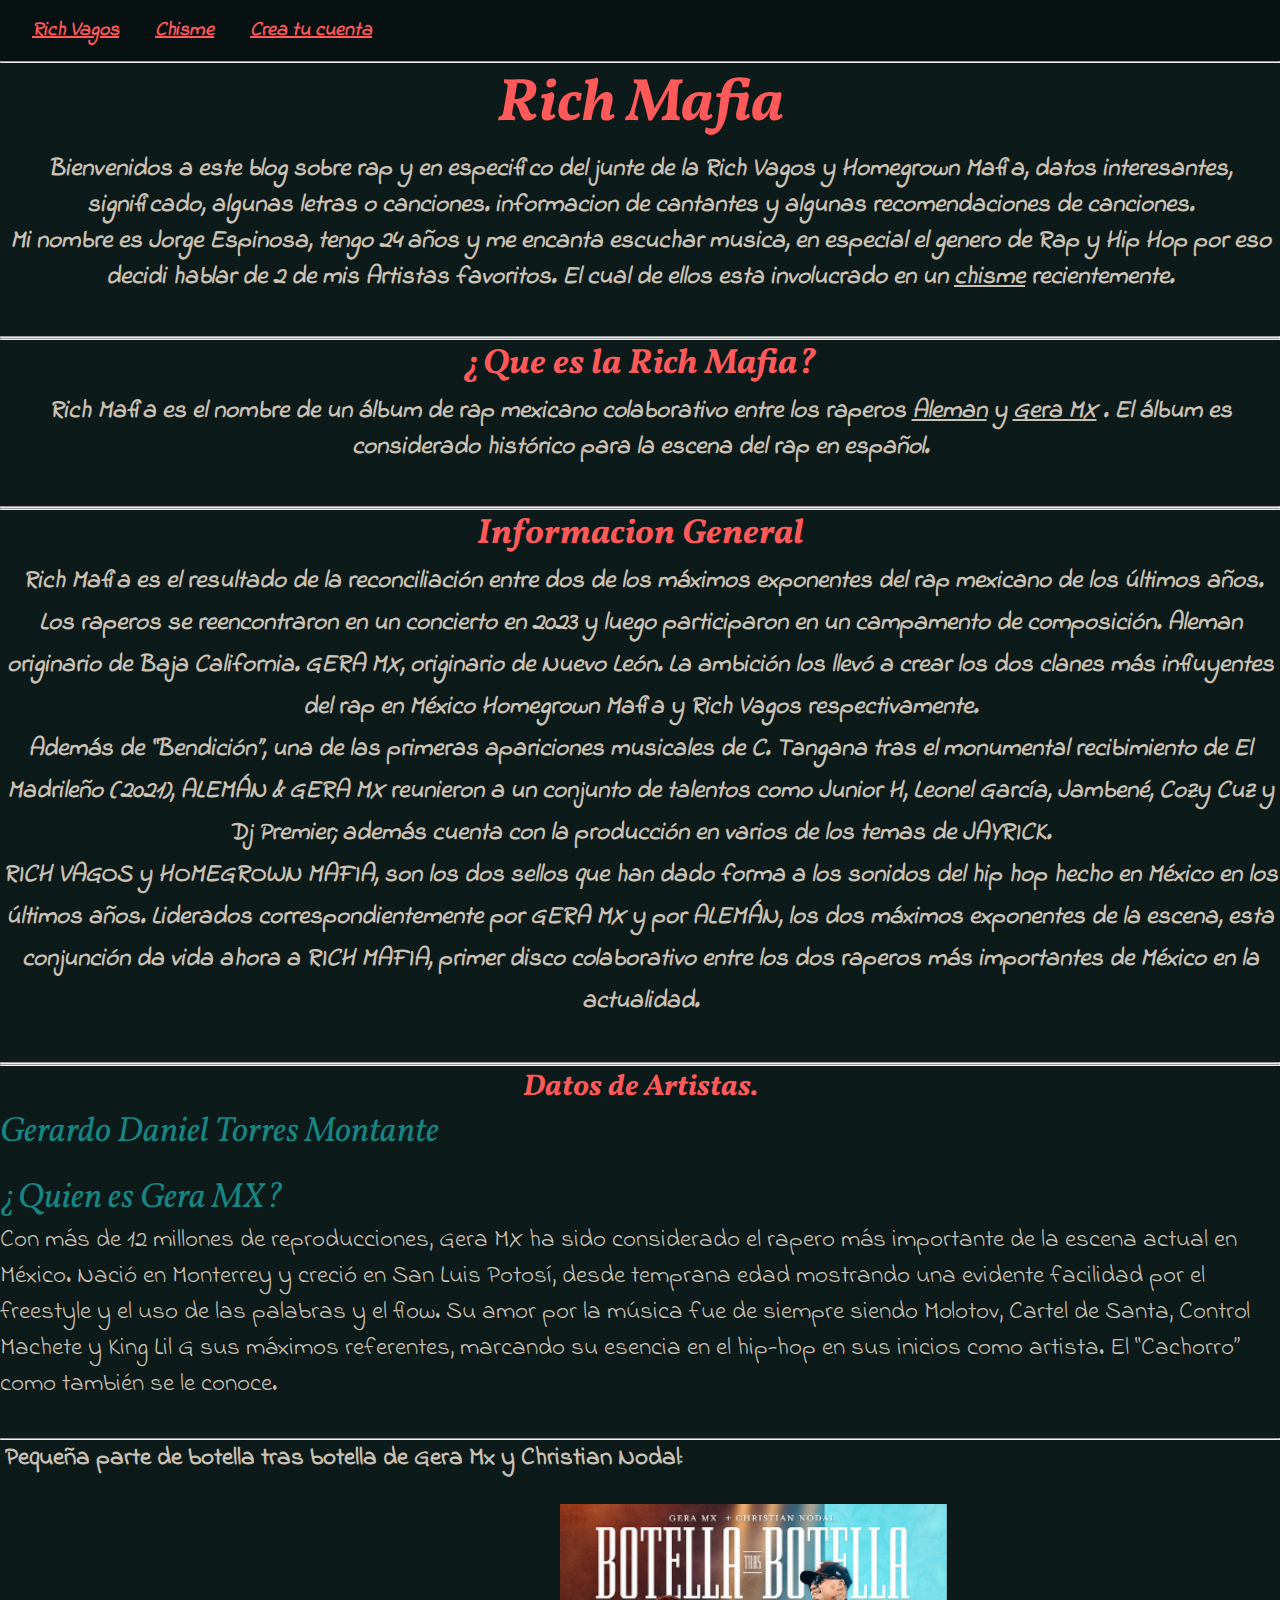
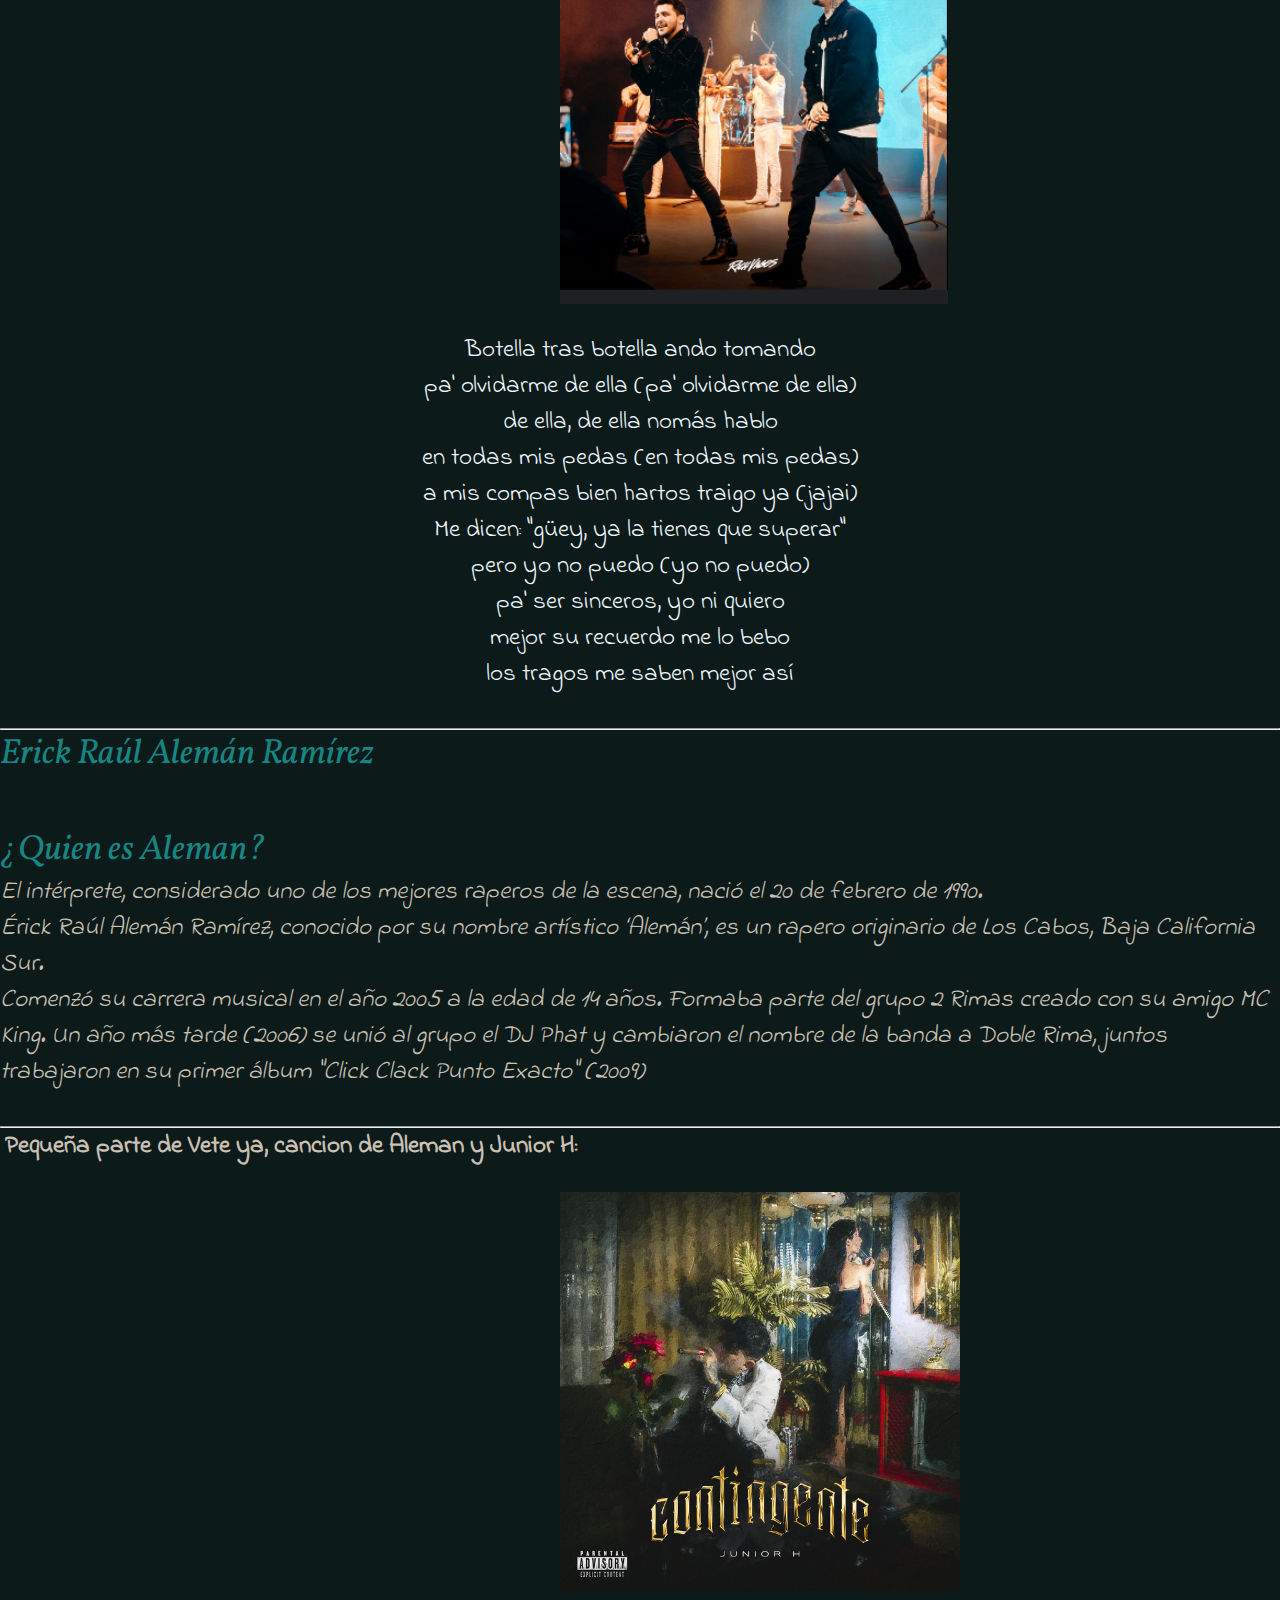
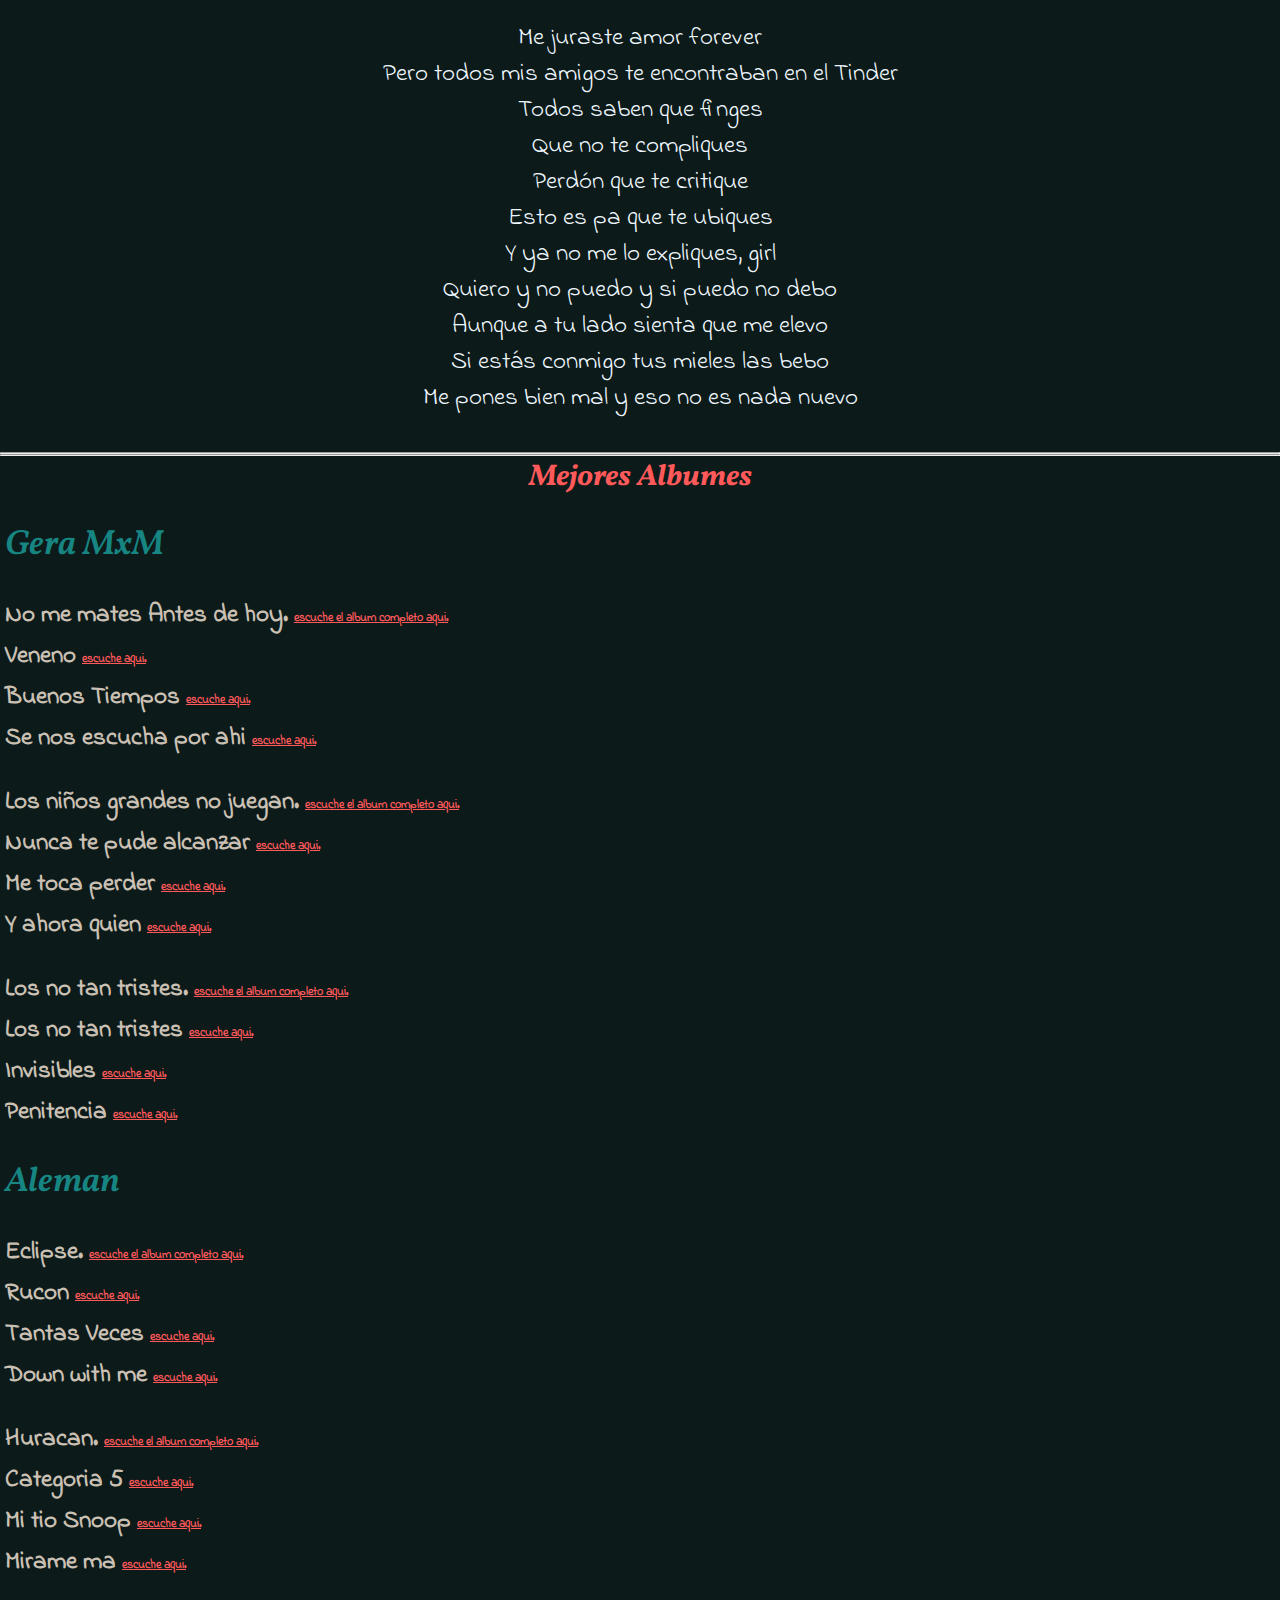
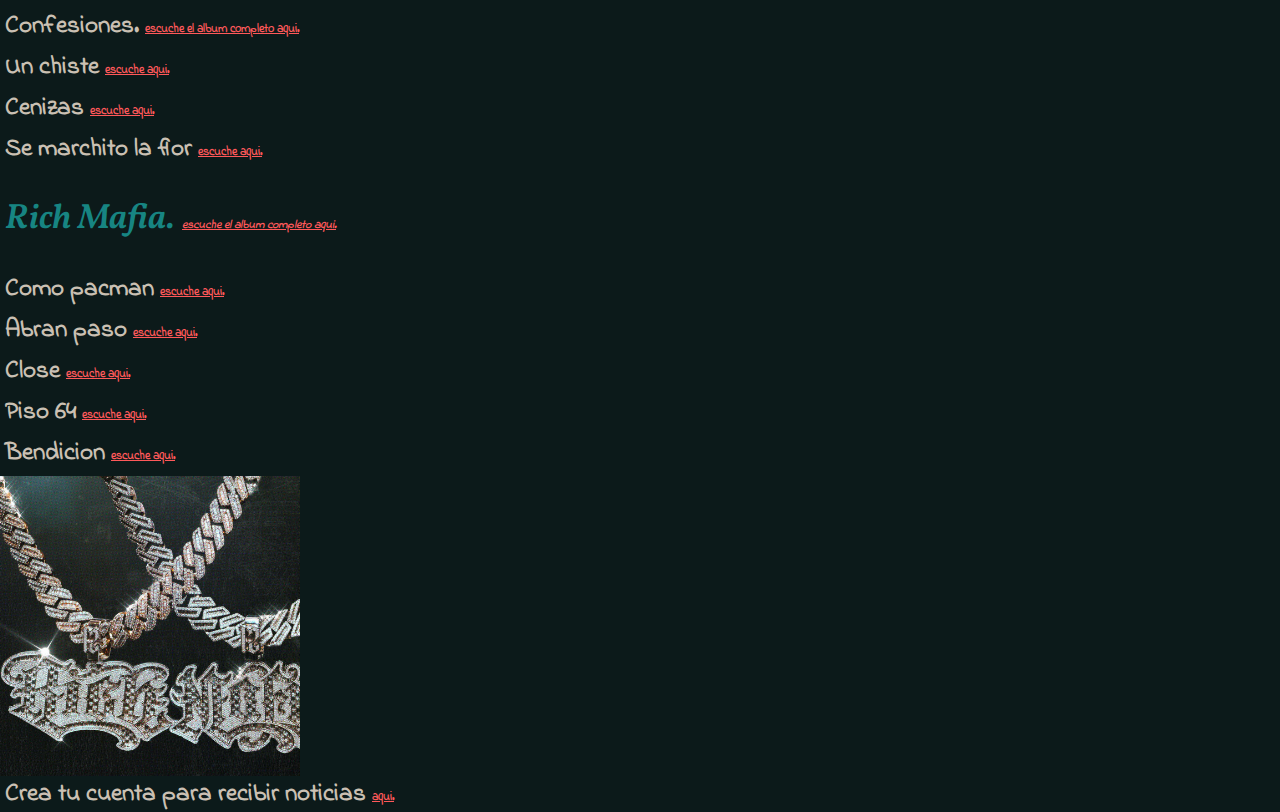
<file: index.html>
<!DOCTYPE html>
<html lang="es"> <!--Este es un comentario, es un atributo de idioma-->

<head> <!--contiene metadatos que no son visibles pero son importantes-->
    <meta charset="UTF-8"><!--Especifica la codificacion de caracrteres del documento-->
    <meta name="viewport" content="width=device-width, initial-scale=1.0">
    <!--Se utiliza para el responsive, compatibilidad con dispositivos-->
    <link rel="preconnect" href="https://fonts.googleapis.com"><!--Agregar una fuente externa-->
    <link rel="preconnect" href="https://fonts.gstatic.com" crossorigin>
    <link href="https://fonts.googleapis.com/css2?family=Indie+Flower&family=Vollkorn:ital,wght@1,400..900&display=swap"
        rel="stylesheet">
    <title>Rich Mafia</title>
    <link rel="stylesheet" href="style.css">

</head>

<body>
    <header class="titles">
        <nav>
            <ul class="barra">
                <list><a class="barra" href="index.html">Rich Vagos</a></list>
                <list><a class="barra" href="2pag.html" target="blank">Chisme</a></list>
                <list><a class="barra" href="3pag.html" target="blank">Crea tu cuenta</a></list>
            </ul>
        </nav>
    </header><hr>
    <main class="titles">
    <h1> Rich Mafia </h1>
    <p> <!--Elemento en bloque que ocupa todo el espacio discponible-->
        Bienvenidos a este blog sobre rap y en especifico del junte de la Rich Vagos y Homegrown Mafia, datos
        interesantes, significado, algunas letras o canciones.
        informacion de cantantes y algunas recomendaciones de canciones. <br>
        Mi nombre es Jorge Espinosa, tengo 24 años y me encanta escuchar musica,
        en especial el genero de Rap y Hip Hop por eso decidi hablar de 2 de mis
        Artistas favoritos. El cual de ellos esta involucrado en un <a class="link-bio" class="link-chisme"
            href="2pag.html">chisme</a> recientemente. <br> <br>

    </p>
    <hr>
    <hr><!--Crea una linea horizontal, autocierre.-->
    <h3> ¿Que es la Rich Mafia? </h3>
    <p>Rich Mafia es el nombre de un álbum de rap mexicano colaborativo entre los raperos <a class="link-bio"
            href="#bio-aleman">Aleman</a> y <a class="link-bio" href="#bio-gera">Gera MX</a> . El álbum es
        considerado histórico para la escena del rap en español. <br><br>
    </p>
    <hr>
    <hr>
    <h3> Informacion General</h3>
    <span><!--Elemento en linea, ocupa solo
            span es un contenedor generico en linea-->
        Rich Mafia es el resultado de la reconciliación entre dos de los máximos exponentes del rap mexicano de los
        últimos años. Los raperos se reencontraron en un concierto en 2023 y luego participaron en un campamento de
        composición.
        Aleman originario de Baja California. GERA MX, originario de Nuevo León. La ambición los llevó a crear los dos
        clanes más influyentes del rap en México Homegrown Mafia y Rich Vagos respectivamente. <br>
        Además de “Bendición”, una de las primeras apariciones musicales de C. Tangana tras el monumental recibimiento
        de El Madrileño (2021), ALEMÁN & GERA MX reunieron a un conjunto de talentos como Junior H, Leonel García,
        Jambené, Cozy Cuz y Dj Premier; además cuenta con la producción en varios de los temas de JAYRICK. <br>
        RICH VAGOS y HOMEGROWN MAFIA, son los dos sellos que han dado forma a los sonidos del hip hop hecho en México en
        los últimos años. Liderados correspondientemente por GERA MX y por ALEMÁN, los dos máximos exponentes de la
        escena, esta conjunción da vida ahora a RICH MAFIA, primer disco colaborativo entre los dos raperos más
        importantes de México en la actualidad. <br><br>

    </span>
    </main>
    <hr>
    <hr>
    <section>
        <h2 class="titles"> Datos de Artistas.</h2>
        <dl class="dato-importante" id="bio-gera"><!--Lista descriptiva-->
            Gerardo Daniel Torres Montante</dl><br><!--Termino a definir-->
        <dt class="dato-importante">
            ¿Quien es Gera MX?</dt>
        <dd class="datos">Con más de 12 millones de reproducciones, Gera MX ha sido considerado el rapero más importante
            de
            la escena actual en México. Nació en Monterrey y creció en San Luis Potosí, desde temprana edad mostrando
            una
            evidente facilidad por el freestyle y el uso de las palabras y el flow. Su amor por la música fue de siempre
            siendo Molotov, Cartel de Santa, Control Machete y King Lil G sus máximos referentes, marcando su esencia en
            el
            hip-hop en sus inicios como artista. El “Cachorro” como también se le conoce.</dd>
        </dl>
        <br><br>
        <hr>
        <span class="datos">Pequeña parte de botella tras botella de Gera Mx y Christian Nodal:</span> <br> <br>

        <figure class="fotos">
            <img src="Imagenes/Artistas Rich/fotogera.png" alt="Foto de portada de botella tras botella">
        </figure>

        <br>
        <article class="canciones"><!--Contenedor generico de bloque usado para dividir por secciones-->
            Botella tras botella ando tomando <br>
            pa' olvidarme de ella (pa' olvidarme de ella) <br>
            de ella, de ella nomás hablo <br>
            en todas mis pedas (en todas mis pedas) <br>
            a mis compas bien hartos traigo ya (jajai) <br>
            Me dicen: "güey, ya la tienes que superar" <br>
            pero yo no puedo (yo no puedo) <br>
            pa' ser sinceros, yo ni quiero <br>
            mejor su recuerdo me lo bebo <br>
            los tragos me saben mejor así <br>
            <br>
            <hr>
        </article>
    </section>

    <section>
        <dl class="dato-importante" id="bio-aleman">Erick Raúl Alemán Ramírez <br> <br>
            <dt class="dato-importante">¿Quien es Aleman?</dt>
            <dd class="datos">El intérprete, considerado uno de los mejores raperos de la escena, nació el 20 de febrero
                de
                1990. <br>
                Érick Raúl Alemán Ramírez, conocido por su nombre artístico ‘Alemán’, es un rapero originario de Los
                Cabos,
                Baja
                California Sur. <br>
                Comenzó su carrera musical en el año 2005 a la edad de 14 años.​ Formaba parte del grupo 2 Rimas creado
                con
                su amigo MC King. Un año más tarde (2006) se unió al grupo el DJ Phat y cambiaron el nombre de la banda
                a
                Doble Rima, juntos trabajaron en su primer álbum "Click Clack Punto Exacto" (2009)
            </dd>
        </dl> <br><br>
        <hr>
        <span class="datos">Pequeña parte de Vete ya, cancion de Aleman y Junior H:</span> <br><br>

        <figure class="fotos">
            <img src="Imagenes/Artistas Rich/alemanfoto.png" alt="Foto portada cancion Vete Ya">
        </figure>
        <br>

        <article class="canciones">
            Me juraste amor forever <br>
            Pero todos mis amigos te encontraban en el Tinder <br>
            Todos saben que finges <br>
            Que no te compliques <br>
            Perdón que te critique <br>
            Esto es pa que te ubiques <br>
            Y ya no me lo expliques, girl <br>
            Quiero y no puedo y si puedo no debo <br>
            Aunque a tu lado sienta que me elevo <br>
            Si estás conmigo tus mieles las bebo <br>
            Me pones bien mal y eso no es nada nuevo <br>

        </article>
    </section>
    <br><br>
    <hr>
    <hr>

        <h2 class="titles">Mejores Albumes</h2><br>
        <nav ></nav>
        <!--Lista desordenada-->
        <ul>
            <li class="dato-importante"> Gera MxM</li> <br>
            <ul>
                <li>No me mates Antes de hoy. <a href="https://www.youtube.com/watch?v=rHaQ7A1XJ8g&t=1680s">escuche el
                        album
                        completo aqui.</a></li>
                <ol>
                    <li>Veneno <a href="https://youtu.be/KMU-XNerSF0?si=IeTWxP3v_K7iqb_a">escuche aqui.</a></li>
                    <li>Buenos Tiempos <a href="https://youtu.be/YieV_AT8Ak8?si=vG79SDbmtqETd0ke">escuche aqui.</a></li>
                    <li>Se nos escucha por ahi <a href="https://youtu.be/oFRsr5AZk88?si=kVVRAwBSj8Qi3ZVe">escuche
                            aqui.</a>
                    </li>
                </ol><!--Lista ordenada--> <br>
                <li>Los niños grandes no juegan. <a href="https://youtu.be/KGmtRNtXdI0?si=xupgCW0ZzSGbfGPI">escuche el
                        album
                        completo aqui.</a></li>
                <ol>
                    <li>Nunca te pude alcanzar <a href="https://youtu.be/H1ASw2INYkI?si=ok0ddr2N8i9sLHVf">escuche
                            aqui.</a>
                    </li>
                    <li>Me toca perder <a href="https://youtu.be/AKiMoNr-spo?si=vMX1imGPajaowsuW">escuche aqui.</a></li>
                    <li>Y ahora quien <a href="https://youtu.be/RG7k6H22Hnw?si=YawomFLA8DLvk7p_">escuche aqui.</a></li>
                </ol> <br>
                <li>Los no tan tristes. <a
                        href="https://www.youtube.com/watch?v=bUsqVYxiqyY&list=PLSBWvYm8t6ubTZHJ8k66b9qs0i_mYbaCu">escuche
                        el album completo aqui.</a></li>
                <ol>
                    <li>Los no tan tristes <a href="https://youtu.be/R6o8OKMSMhg?si=vNJcOJPQPS05k2v5">escuche aqui.</a>
                    </li>
                    <li>Invisibles <a href="https://youtu.be/WueEyvW5-Pk?si=ZUFigi6R6EMewUaQ">escuche aqui.</a></li>
                    <li>Penitencia <a href="https://youtu.be/LOLBmOVhEAE?si=zDrYR_gAIoRZZb7D">escuche aqui.</a></li>
                </ol>
            </ul> <br>
            <li class="dato-importante"> Aleman</li> <br>
            <ul>
                <li>Eclipse. <a href="https://www.youtube.com/watch?v=1ce51F41V8E&list=PLLNV8xbfak47i1vzorQoTW-yiV9er-G24
                    ">escuche el album completo aqui.</a></li>
                <ol>
                    <li>Rucon <a href="https://youtu.be/Z9nO06QyqTc?si=DDCPYw3iDnp-LBe0">escuche aqui.</a></li>
                    <li>Tantas Veces <a href="https://youtu.be/aPcnL9U-yjQ?si=Imkq9w-SgtxQVtUR">escuche aqui.</a></li>
                    <li>Down with me <a href="https://youtu.be/KFCjWWM5Yzw?si=CXUdfsUdAqwBkBqM">escuche aqui.</a></li>
                </ol><!--Lista ordenada--> <br>
                <li>Huracan. <a
                        href="https://www.youtube.com/watch?v=kD4DLQeOMAI&list=PLSBWvYm8t6uZk8rTpqUvfuKM2N6-iGKen">escuche
                        el album completo aqui.</a></li>
                <ol>
                    <li>Categoria 5 <a href="https://youtu.be/RDP0ZzPrp0Q?si=lNL9W8BLKEE35AET">escuche aqui.</a></li>
                    <li>Mi tio Snoop <a href="https://youtu.be/tnNiSgovl4U?si=zm8TcOcCJ-1PDIN7">escuche aqui.</a></li>
                    <li>Mirame ma <a href="https://youtu.be/hXMi471W7eI?si=2pVnF3vpBEOgzZ6y">escuche aqui.</a></li>
                </ol><br>
                <li>Confesiones. <a href="https://youtu.be/g9kTds2H4lg?si=NBbEM2IGE3l3t7gU">escuche el album completo
                        aqui.</a></li>
                <ol>
                    <li>Un chiste <a href="https://youtu.be/kgQFxGnoNDM?si=OhoWJsVaUwO41xQX">escuche aqui.</a></li>
                    <li>Cenizas <a href="https://youtu.be/iy7RKphoueU?si=Hvx5nfVj9CF7uFov">escuche aqui.</a></li>
                    <li>Se marchito la flor <a href="https://youtu.be/NMmVZETe_pQ?si=fKe6Eer9xk8FWppE">escuche aqui.</a>
                    </li>
                </ol>
            </ul> <br>
            <li class="dato-importante" >Rich Mafia. <a
                    href="https://www.youtube.com/watch?v=MD_MGqCd0pA&list=PLLNV8xbfak44h-H-e4VwNHwa7XMygb3N1">escuche
                    el
                    album completo aqui.</a></li>
            <ol class="albumrich"> <br>
                <li>Como pacman <a href="https://youtu.be/p9BK6E_kNJU?si=CJiidCvR4X3GVcTy">escuche aqui.</a> </li>
                <li>Abran paso <a href="https://youtu.be/MD_MGqCd0pA?si=sYrp24NtNpUbREXk">escuche aqui.</a></li>
                <li>Close <a href="https://youtu.be/WG6VEqtxWeE?si=C8dhDZKhz1Nm9bDg">escuche aqui.</a></li>
                <li>Piso 64 <a href="https://youtu.be/twA2svX_y74?si=f63kRG7rioSZFaH8">escuche aqui.</a></li>
                <li>Bendicion <a href="https://youtu.be/5W0ykGd2MHc?si=ZPGcloMmAugrObvM">escuche aqui.</a></li>

                <button class="botones-albumes"
                onclick="location.href='https://www.youtube.com/watch?v=MD_MGqCd0pA&list=PLLNV8xbfak44h-H-e4VwNHwa7XMygb3N1'"></button>
            </ol>

        </ul>
    </nav>


    <footer>
        <span>Crea tu cuenta para recibir noticias <a href="3pag.html">aqui.</a></span>
    </footer>

</body>

</html>
</file>
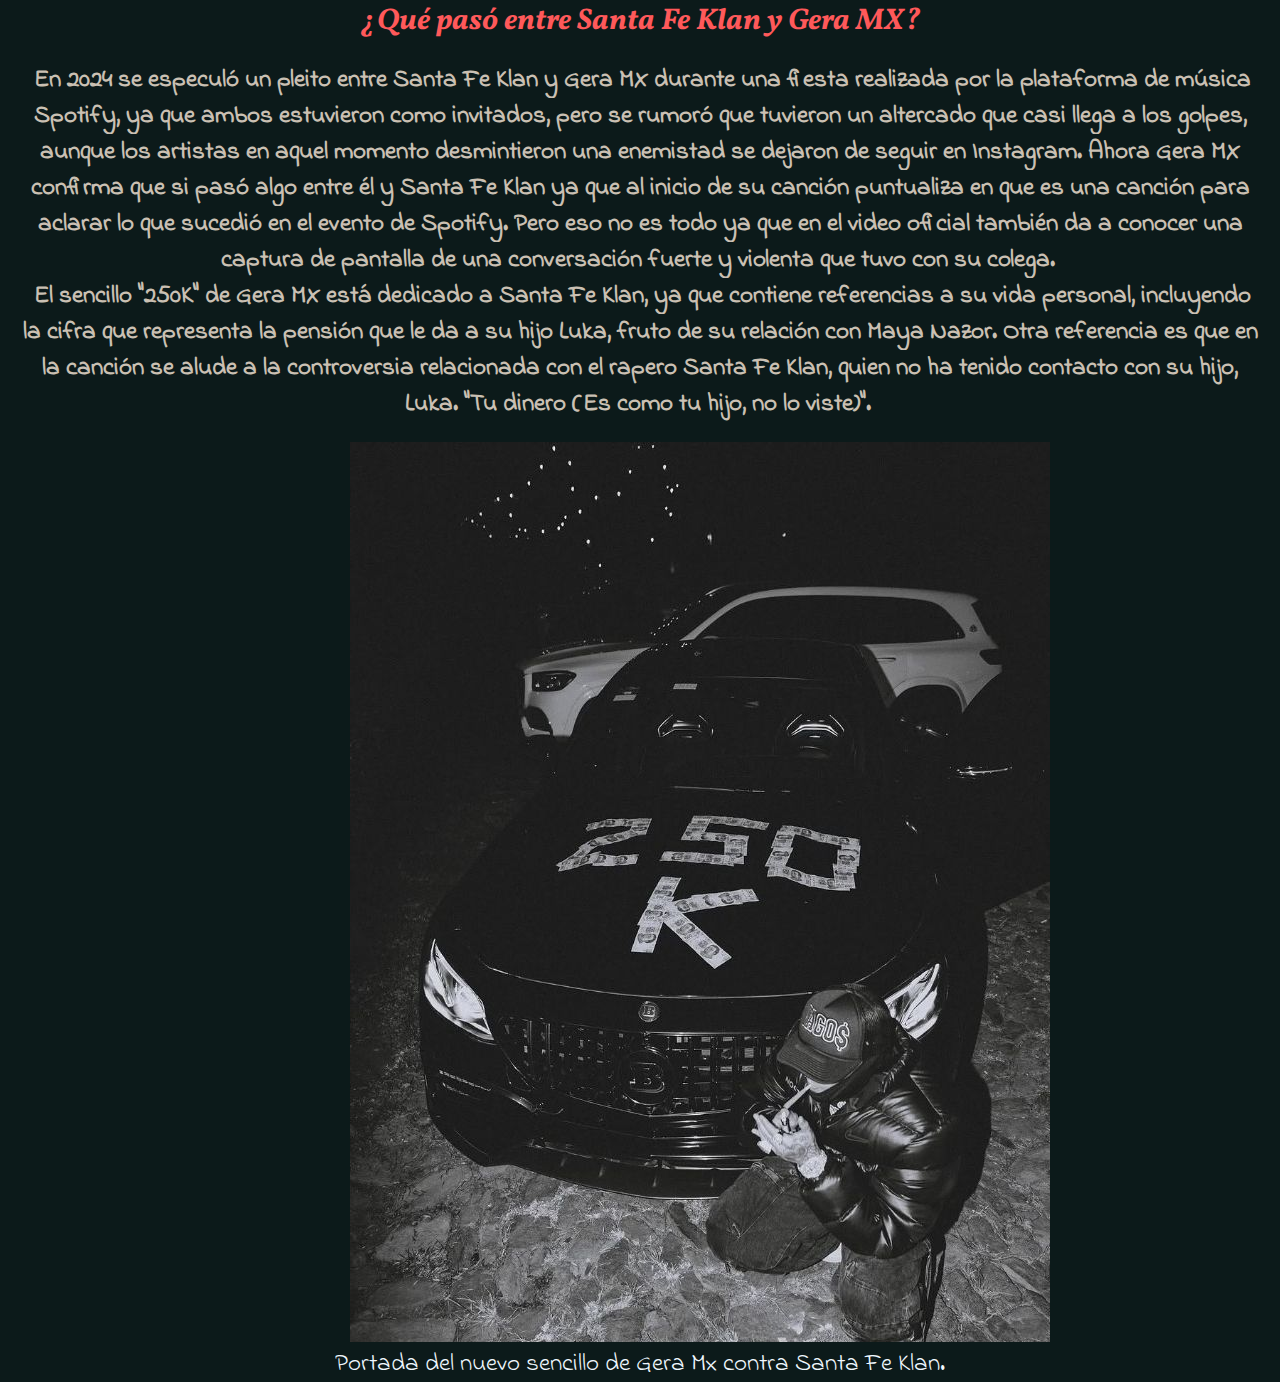
<file: 2pag.html>
<!DOCTYPE html>
<html lang="en">

<head>
    <meta charset="UTF-8">
    <meta name="viewport" content="width=device-width, initial-scale=1.0">
    <link rel="preconnect" href="https://fonts.googleapis.com">
    <link rel="preconnect" href="https://fonts.gstatic.com" crossorigin>
    <link href="https://fonts.googleapis.com/css2?family=Indie+Flower&family=Vollkorn:ital,wght@1,400..900&display=swap"
        rel="stylesheet">
    <link rel="stylesheet" href="style.css">
    <title>Chisme</title>
</head>

<body>
    <header>
        <h1 class="titles">¿Qué pasó entre Santa Fe Klan y Gera MX?</h1>
    </header>
    <main class="informacion-chisme">
        <article>
            <span>En 2024 se especuló un pleito entre Santa Fe Klan y Gera MX durante una fiesta realizada por la
                plataforma de música Spotify, ya que ambos estuvieron como invitados, pero se rumoró que tuvieron un
                altercado que casi llega a los golpes, aunque los artistas en aquel momento desmintieron una enemistad
                se dejaron de seguir en Instagram.

                Ahora Gera MX confirma que si pasó algo entre él y Santa Fe Klan ya que al inicio de su canción
                puntualiza en que es una canción para aclarar lo que sucedió en el evento de Spotify. Pero eso no es
                todo ya que en el video oficial también da a conocer una captura de pantalla de una conversación fuerte
                y violenta que tuvo con su colega.</span><br>
            <span>El sencillo "250K" de Gera MX está dedicado a Santa Fe Klan, ya que contiene referencias a su vida
                personal, incluyendo la cifra que representa la pensión que le da a su hijo Luka, fruto de su relación
                con Maya Nazor.

                Otra referencia es que en la canción se alude a la controversia relacionada con el rapero Santa Fe Klan,
                quien no ha tenido contacto con su hijo, Luka. "Tu dinero (Es como tu hijo, no lo viste)".
            </span>
        </article>
    </main>
    <nav>
        <figure>
            <button class="video-250k"
                onclick="location.href='https://youtu.be/q-H-2ngYkiM?si=7WMkz-isOSaqvCNK'"></button>
        </figure>
        <figcaption class="canciones">Portada del nuevo sencillo de Gera Mx contra Santa Fe Klan.</figcaption>

    </nav>


</body>

</html>
</file>
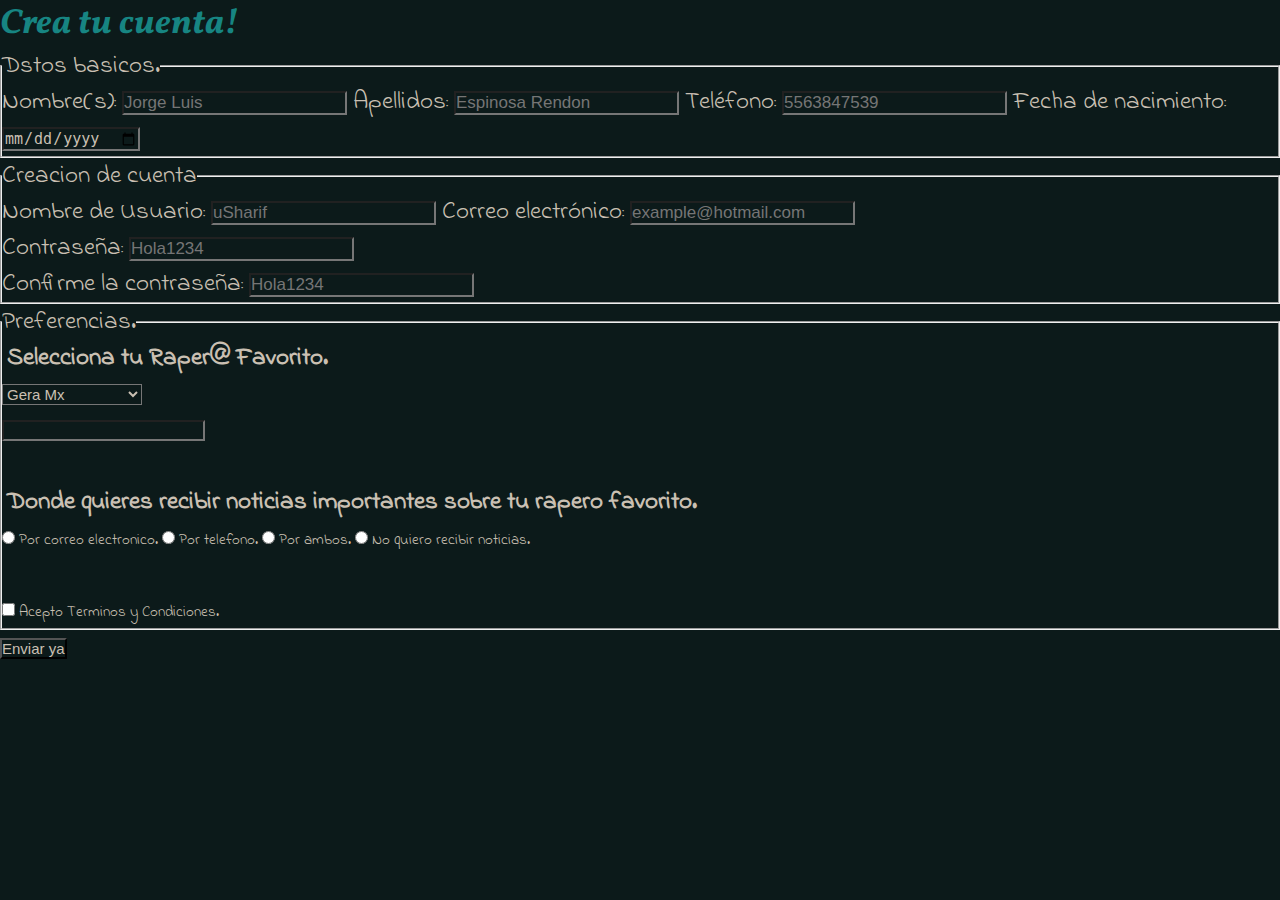
<file: 3pag.html>
<!DOCTYPE html>
<html lang="en">

<head>
    <meta charset="UTF-8">
    <meta name="viewport" content="width=device-width, initial-scale=1.0">
    <link rel="preconnect" href="https://fonts.googleapis.com">
    <link rel="preconnect" href="https://fonts.gstatic.com" crossorigin>
    <link href="https://fonts.googleapis.com/css2?family=Indie+Flower&family=Vollkorn:ital,wght@1,400..900&display=swap"
        rel="stylesheet">
    <link rel="stylesheet" href="style.css">
    <title>Crea tu cuenta</title>
</head>

<body>
    <header>
        <h1 class="dato-importante">Crea tu cuenta!</h1>
    </header>
    <main>
        <section class="datos">
            <form action="">
                <fieldset><!--Nos permite agrupar por campos-->
                    <legend>Dstos basicos.</legend>
                    Nombre(s): <input type="text" placeholder="Jorge Luis" required>
                    Apellidos: <input type="text" placeholder="Espinosa Rendon" required>
                    Teléfono: <input type="tel" name="" id="" placeholder="5563847539">
                    Fecha de nacimiento: <input class="botones" type="date" name="" id="" required>
                </fieldset>

                <fieldset>
                    <legend>Creacion de cuenta</legend>
                    Nombre de Usuario: <input type="text" placeholder="uSharif" required>
                    Correo electrónico: <input type="email" placeholder="example@hotmail.com" required><br>
                    Contraseña: <input type="password" placeholder="Hola1234" required><br>
                    Confirme la contraseña: <input type="password" placeholder="Hola1234" required>
                </fieldset>

                <fieldset>
                    <legend>Preferencias.</legend><!--Atributo name para seleccionar una sola opcion-->

                    <span>Selecciona tu Raper@ Favorito. <br>
                    </span>
                    <select class="botones" name="raperos" id="">
                        <option value=""> Gera Mx</option>
                        <option value=""> Aleman</option>
                        <option value=""> Santa Fe Klan</option>
                        <option value=""> Akapellah</option>
                        <option value=""> Adan Cruz</option>
                        <option value=""> Samantha Barron</option>
                        <option value=""> Joss Bones</option>
                        <option value="">Tino el Pingüino</option>
                        <option value="">Faruz Feet</option>
                        <option value="">Kinto Sol</option>
                        <option value=""> MC Davo</option>
                        <option value="">C-Kan</option>
                        <option value=""> Cartel de Santa </option>
                        <option value="">Sharif</option>
                        <option value="">Aczino</option>
                        <option value="">Control Machete</option>
                        <option value="">Hispana</option>
                        <option value="">Proof</option>
                        <option value="">Villax</option>
                        <option value="">Team Revolver</option>
                        <option value="">Geasseasin</option>
                        <option value="">Muelas de gallo</option>

                    </select><br>

                    <input class="botones" list="raperos">
                    <datalist id="raperos">
                        <option value="Gera Mx"></option>
                        <option value="Aleman"></option>
                        <option value="Santa Fe Klan"></option>
                        <option value="Samantha Barron"></option>
                        <option value="Adan Cruz"></option>
                        <option value="Akapellah"></option>
                        <option value="Joss Bones"></option>
                        <option value="Tino el Pingüino">Tino el Pingüino</option>
                        <option value="Faruz Feet">Faruz Feet</option>
                        <option value="Kinto Sol">Kinto Sol</option>
                        <option value="MC Davo"> MC Davo</option>
                        <option value="C-Kan">C-Kan</option>
                        <option value="Cartel de Santa"> Cartel de Santa </option>
                        <option value="Sharif">Sharif</option>
                        <option value="Aczino">Aczino</option>
                        <option value="Control Machete">Control Machete</option>
                        <option value="Hispana">Hispana</option>
                        <option value="Proof">Proof</option>
                        <option value="Villax">Villax</option>
                        <option value="Team Revolver">Team Revolver</option>
                        <option value="Geasseasin">Geasseasin</option>
                        <option value="Muelas de gallo">Muelas de gallo</option>
                        
                    </datalist> 
                    <br><br>
                    <div>
                        <span>Donde quieres recibir noticias importantes sobre tu rapero favorito. <br></span>
                    <label class="botones" for="correo">
                        <!-- El valor del atributo for en label, debe ser igual al valor del atributo id del input correspondiente -->
                        <input type="radio" name="noticias" id="correo"> Por correo electronico.
                    </label>
                    <label class="botones" for="telefono">
                        <input type="radio" name="noticias" id="telefono"> Por telefono.
                    </label>
                    <label class="botones"for="Ambos">
                        <input type="radio" name="noticias" id="Ambos"> Por ambos.
                    </label>
                    <label class="botones" for="No-recibir">
                        <input type="radio" name="noticias" id="No-recibir"> No quiero recibir noticias. </label><br><br>
                        <label class="botones" for="aceptar"><input type="checkbox" name="" id="aceptar" required> Acepto Terminos y Condiciones.</label>
                     <br>
                    </div>
                    

                </fieldset>
                <button class="botones" type="submit" required>Enviar ya </button>

            </form>

        </section>


    </main>

</body>

</html>
</file>
<file: style.css>
/* Resetear Estilos que viene por default del navegador*/
*{
    padding: 0;
    margin: 0;
}

:root {
    /*Declaramos variables en el elemento root*/
    --color_de_titulos: #FF595A;
    --color_de_resaltado: #178582;
    --color_de_componentes: #CAC0B3;
    --color_de_versos: #f0f8ff;
    --color_de_fondo: #0C1A1A;
    --fuente_titulos: "Vollkorn", serif;
    --fuente_principal: "Indie Flower", serif;
}

/*Selector universal*/

* {
    background-color: var(--color_de_fondo);
 
    
}

/*Selectores de tipo etiqueta*/

.titles {
    color: #FF595A;
    text-align: center;
    font-size: 30px;
    font-family: "Vollkorn", serif;
    font-style: italic;
    font-weight: 700;
}

p,
li,
span {
    color: #CAC0B3;
    font-size: 30px;
    font-weight: 600;
    margin: 5px;
    padding: 1;
}


/*Selector de clase,se pueden compartir */

.datos {
    color: #CAC0B3;
    font-size: 16px;
}

.canciones {
    color: #f0f8ff;
    text-align: center;
    font-size: 20px;
}

.dato-importante {
    color: #178582;
    font-size: 25px;
}

/*Selector de id, no se comparten*/


a {
    color: #FF595A;
    font-size: 12px;
    font-family: "Indie Flower", serif;
}

p,
li,
span,
.datos,
.canciones {
    font-family: "Indie Flower", serif;
    font-size: 25px;
    margin: 2;
}

.dato-importante {
    font-family: "Vollkorn", serif;
    font-style: italic;
    font-size: 35px;
}

.fotos {
    display: flex;
    margin-left: 550px;
    height: 400px;
    padding: 10px;
    margin-right: 550px;
}

nav {
    display: flex;
    flex-direction: column;
}

.link-chisme {
    font-size: 30px;
    font-weight: 600;
    color: #FF595A;
}

.video-250k {
    background-image: url(Imagenes/Artistas\ Rich/250k.png);
    padding-top: 900px;
    padding-right: 700px;
    border: none;
    margin-left: 350px;
    margin-right: 350px;
    transition: 1s;
    cursor: pointer;
    transition-timing-function: cubic-bezier(0.895, 0.03, 0.685, 0.22);
}

.informacion-chisme {
    margin: 10px;
    padding: 10px;
    text-align: center;
}

.botones {
    color: #CAC0B3;
    font-size: 15px;
    cursor: pointer;
}

input {
    color: #CAC0B3;
    font-size: 17px;
}

.barra{
    background-color: #081111;
    font-size: 20px;
    padding: 1rem;
    margin: 0;
    text-align: left;

}

.link-bio {
    color: var(--color_de_componentes);
    font-family: var(--fuente_principal);
    font-size: 25px;
}

.botones-albumes {
    cursor: pointer;
    display: flex;
    padding: 150px;
    width: 150px;
    height: 150px;
    border: none;
    background-image: url(Imagenes/Artistas\ Rich/RichMafia.png);
   
    
}
</file>
